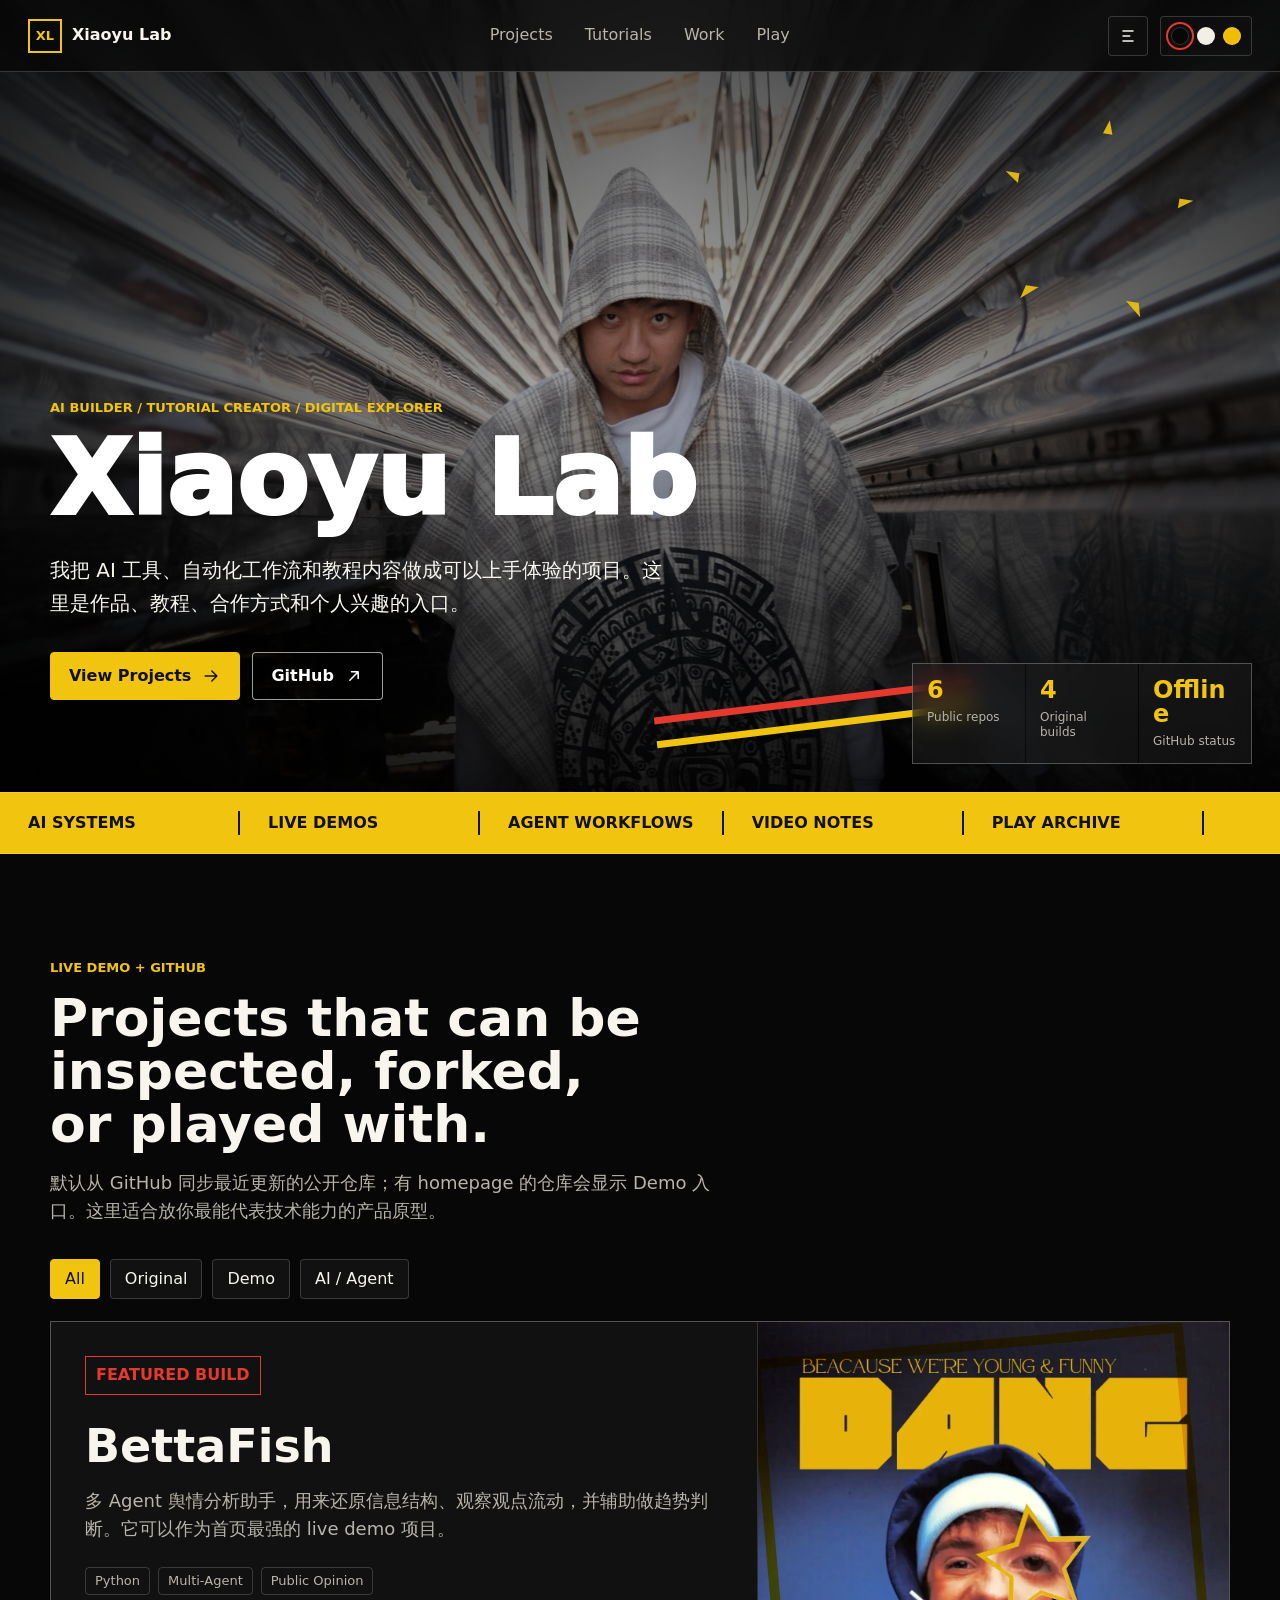
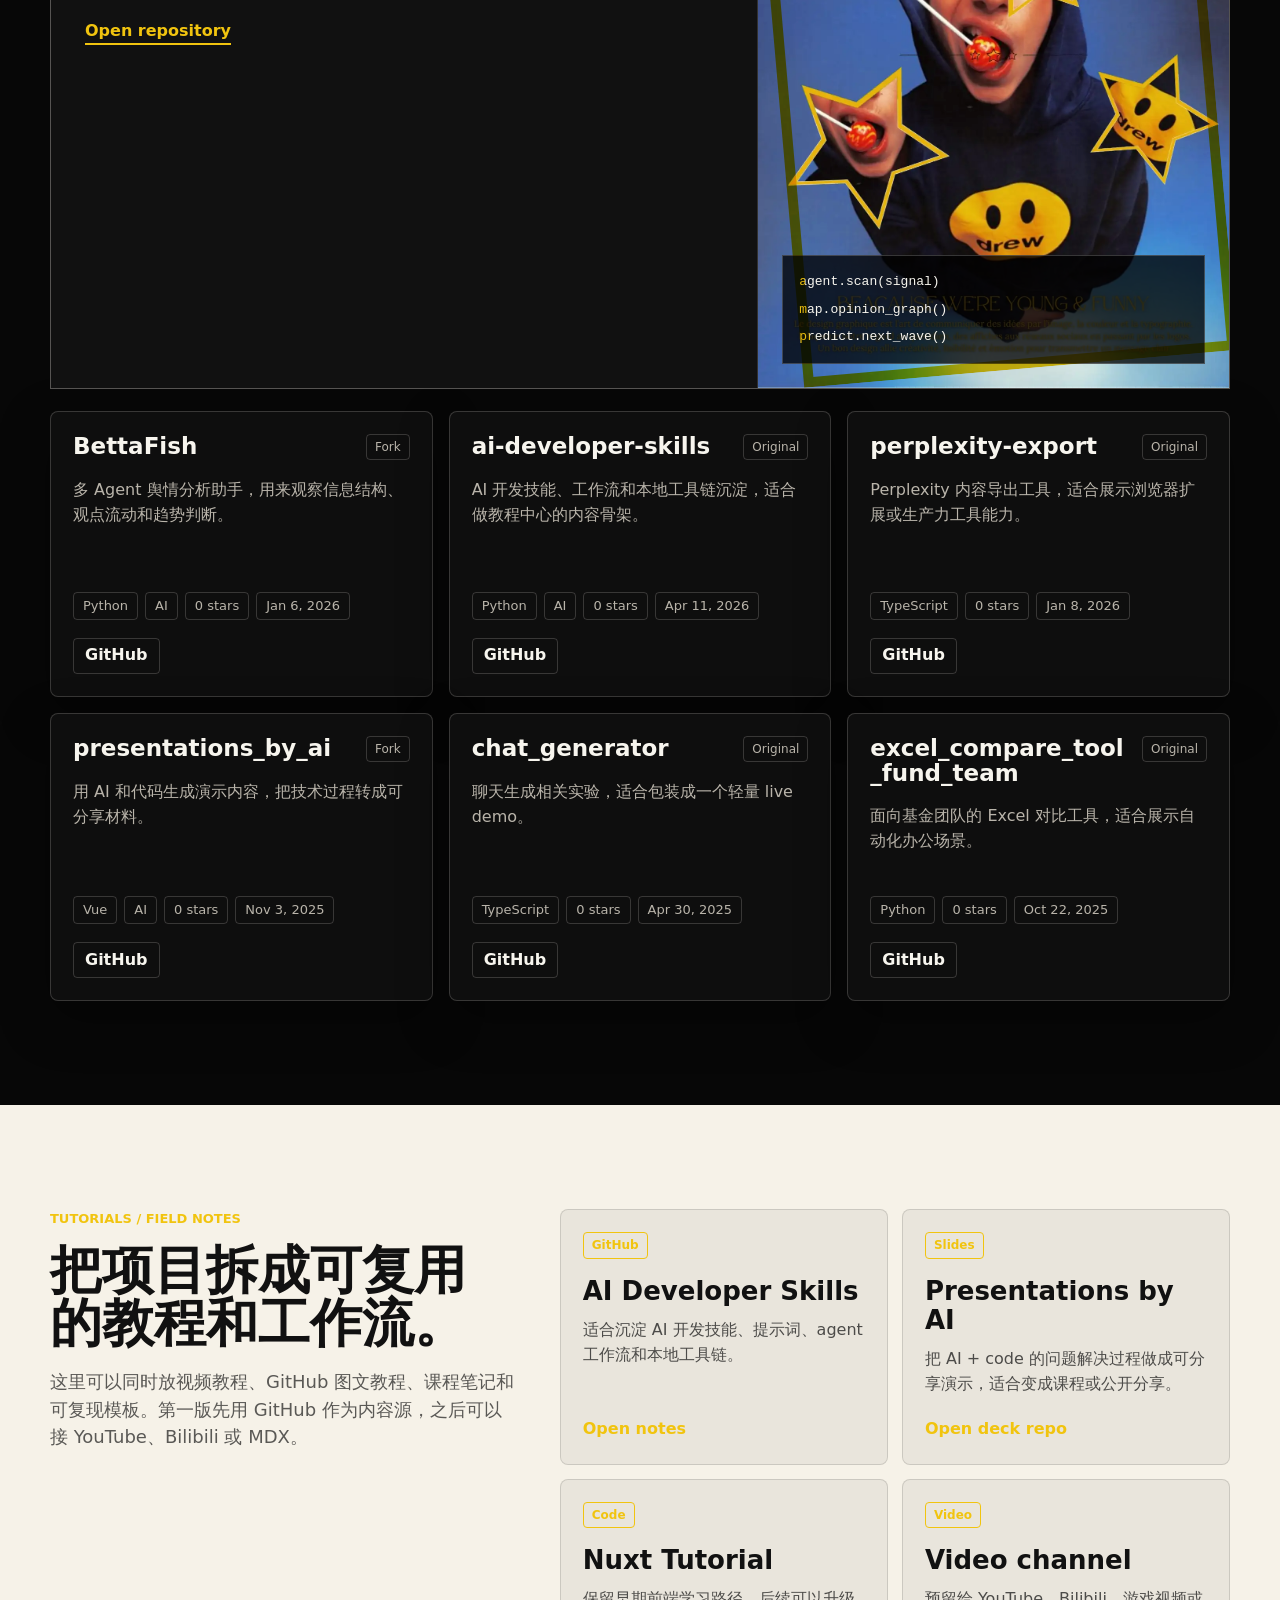
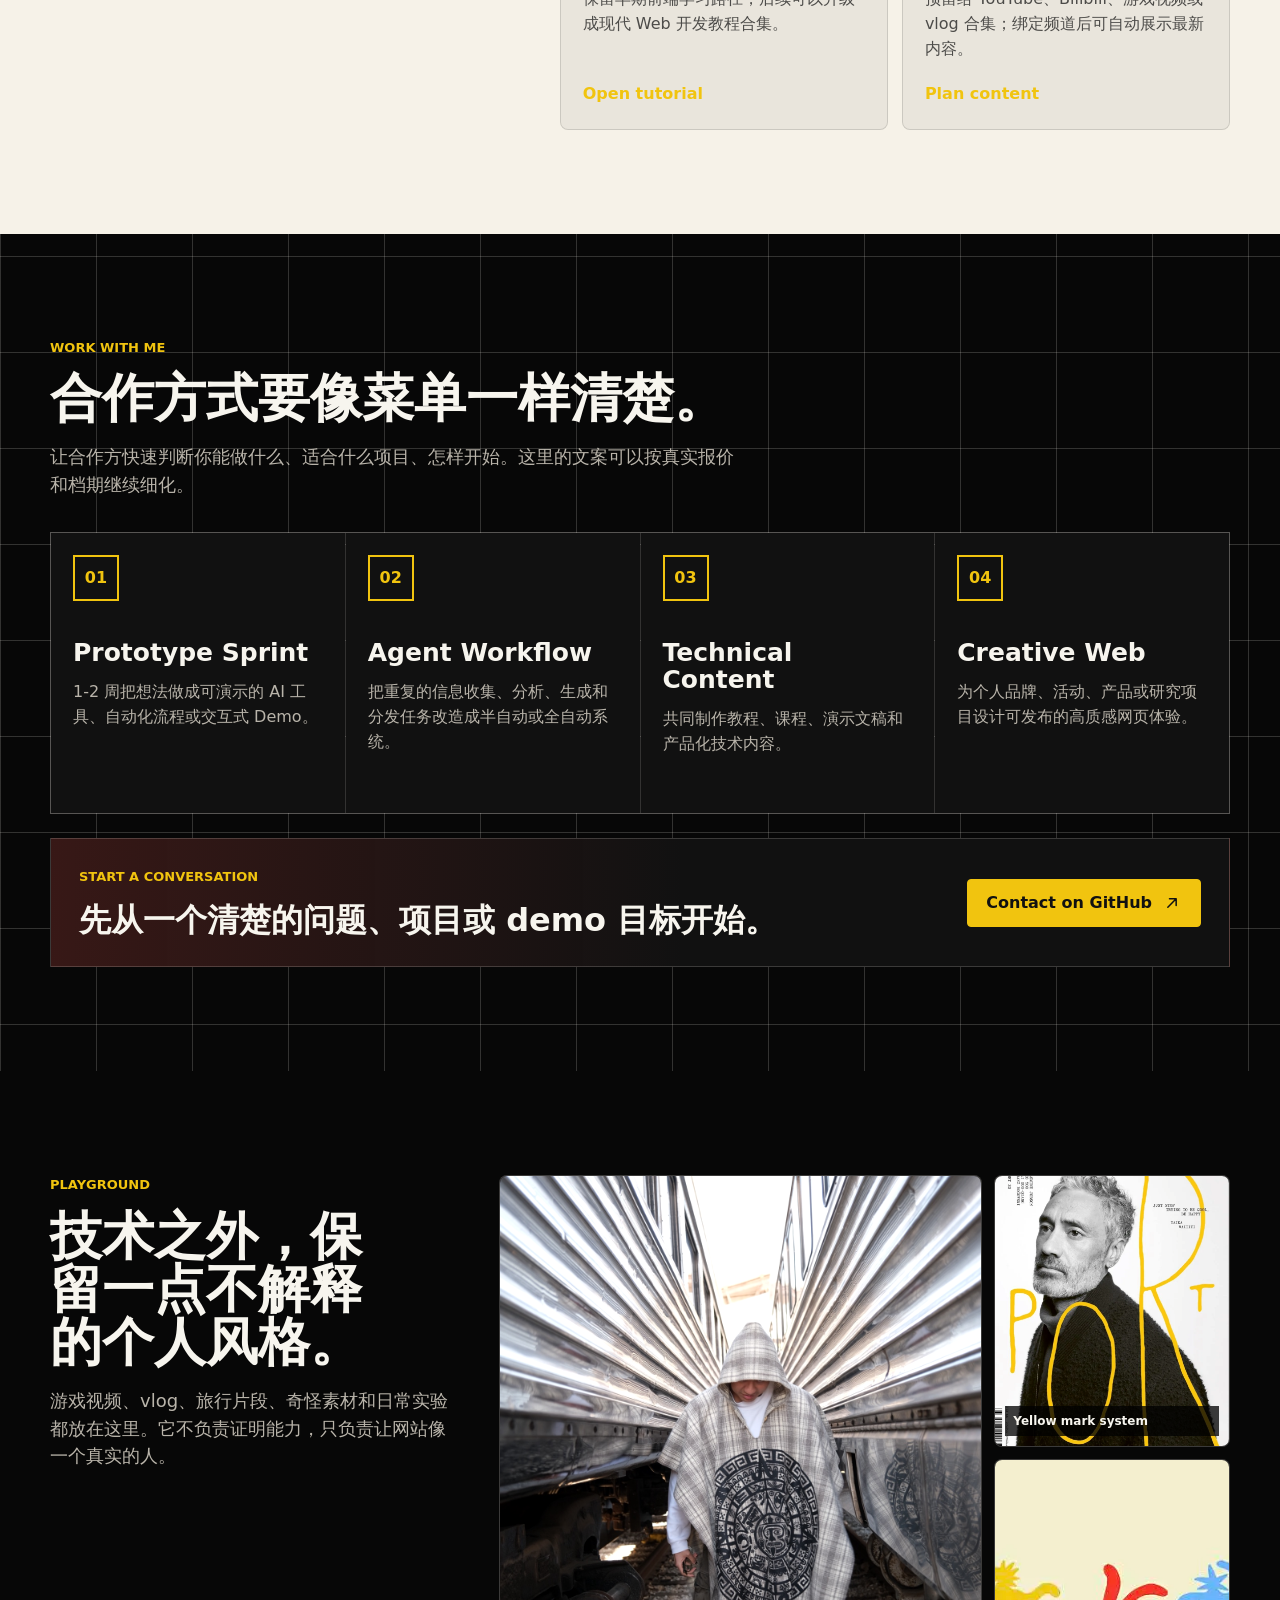
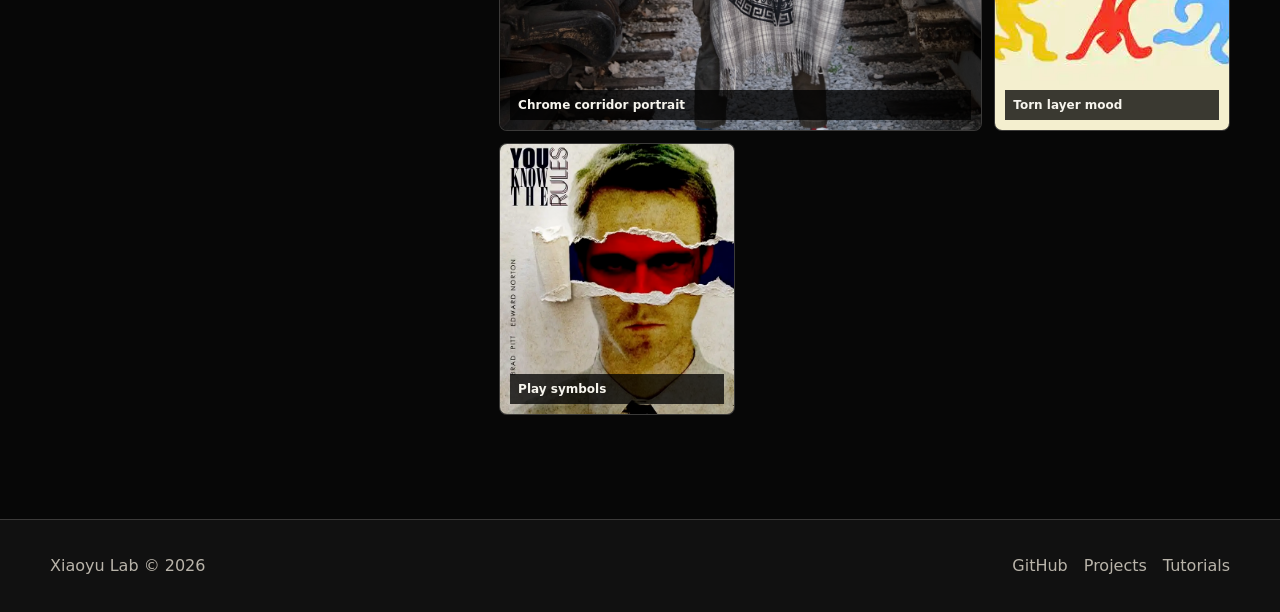
<file: index.html>
<!doctype html>
<html lang="zh-CN">
  <head>
    <meta charset="utf-8" />
    <meta name="viewport" content="width=device-width, initial-scale=1" />
    <meta
      name="description"
      content="Xiaoyu Lab - AI projects, tutorials, collaboration and creative experiments by Xiaoyu Liu."
    />
    <title>Xiaoyu Lab | AI Builder & Creative Technologist</title>
    <link rel="preconnect" href="https://api.github.com" />
    <link rel="stylesheet" href="styles.css" />
  </head>
  <body data-theme="lab">
    <a class="skip-link" href="#projects">Skip to projects</a>

    <header class="site-header" aria-label="Primary">
      <a class="brand" href="#top" aria-label="Xiaoyu Lab home">
        <span class="brand-mark" aria-hidden="true">XL</span>
        <span>Xiaoyu Lab</span>
      </a>
      <nav class="nav-links" aria-label="Sections">
        <a href="#projects">Projects</a>
        <a href="#tutorials">Tutorials</a>
        <a href="#collab">Work</a>
        <a href="#playground">Play</a>
      </nav>
      <div class="header-actions">
        <button class="icon-button" type="button" data-command-open aria-label="Open command menu">
          <svg viewBox="0 0 24 24" aria-hidden="true">
            <path d="M6 6h12M6 12h8M6 18h12" />
          </svg>
        </button>
        <div class="theme-switcher" aria-label="Theme switcher">
          <button class="theme-dot is-active" type="button" data-theme-choice="lab" aria-label="Lab theme"></button>
          <button class="theme-dot" type="button" data-theme-choice="gallery" aria-label="Gallery theme"></button>
          <button class="theme-dot" type="button" data-theme-choice="play" aria-label="Play theme"></button>
        </div>
      </div>
    </header>

    <main id="top">
      <section class="hero" aria-labelledby="hero-title">
        <img class="hero-image" src="media/hero-train.jpg" alt="Xiaoyu Liu standing between reflective train cars" />
        <div class="hero-scrim" aria-hidden="true"></div>
        <div class="hero-graphic hero-graphic-one" aria-hidden="true"></div>
        <div class="hero-graphic hero-graphic-two" aria-hidden="true"></div>

        <div class="hero-content section-shell">
          <p class="eyebrow">AI Builder / Tutorial Creator / Digital Explorer</p>
          <h1 id="hero-title">Xiaoyu Lab</h1>
          <p class="hero-copy">
            我把 AI 工具、自动化工作流和教程内容做成可以上手体验的项目。这里是作品、教程、合作方式和个人兴趣的入口。
          </p>
          <div class="hero-actions" aria-label="Hero actions">
            <a class="button button-primary" href="#projects">
              <span>View Projects</span>
              <svg viewBox="0 0 24 24" aria-hidden="true">
                <path d="M5 12h14M13 6l6 6-6 6" />
              </svg>
            </a>
            <a class="button button-secondary" href="https://github.com/liuxiaoyusky" target="_blank" rel="noreferrer">
              <span>GitHub</span>
              <svg viewBox="0 0 24 24" aria-hidden="true">
                <path d="M7 17 17 7M9 7h8v8" />
              </svg>
            </a>
          </div>
        </div>

        <aside class="hero-panel" aria-label="Live profile status">
          <div>
            <span class="metric" id="repo-count">27</span>
            <span class="metric-label">Public repos</span>
          </div>
          <div>
            <span class="metric" id="original-count">-</span>
            <span class="metric-label">Original builds</span>
          </div>
          <div>
            <span class="metric" id="latest-update">Syncing</span>
            <span class="metric-label">GitHub status</span>
          </div>
        </aside>
      </section>

      <section class="signal-strip" aria-label="Creative signals">
        <span>AI systems</span>
        <span>Live demos</span>
        <span>Agent workflows</span>
        <span>Video notes</span>
        <span>Play archive</span>
      </section>

      <section class="section section-projects" id="projects" aria-labelledby="projects-title">
        <div class="section-shell">
          <div class="section-heading reveal">
            <p class="eyebrow">Live Demo + GitHub</p>
            <h2 id="projects-title">Projects that can be inspected, forked, or played with.</h2>
            <p>
              默认从 GitHub 同步最近更新的公开仓库；有 homepage 的仓库会显示 Demo 入口。这里适合放你最能代表技术能力的产品原型。
            </p>
          </div>

          <div class="project-toolbar reveal" aria-label="Project filters">
            <button class="filter-button is-active" type="button" data-filter="all">All</button>
            <button class="filter-button" type="button" data-filter="original">Original</button>
            <button class="filter-button" type="button" data-filter="demo">Demo</button>
            <button class="filter-button" type="button" data-filter="ai">AI / Agent</button>
          </div>

          <div class="featured-project reveal">
            <div class="featured-copy">
              <p class="project-kicker">Featured build</p>
              <h3>BettaFish</h3>
              <p>
                多 Agent 舆情分析助手，用来还原信息结构、观察观点流动，并辅助做趋势判断。它可以作为首页最强的 live demo 项目。
              </p>
              <div class="tag-row" aria-label="BettaFish tags">
                <span>Python</span>
                <span>Multi-Agent</span>
                <span>Public Opinion</span>
              </div>
              <a class="text-link" href="https://github.com/liuxiaoyusky/BettaFish" target="_blank" rel="noreferrer">
                Open repository
              </a>
            </div>
            <div class="featured-visual" aria-hidden="true">
              <img src="media/art-04.webp" alt="" />
              <div class="code-slab">
                <span>agent.scan(signal)</span>
                <span>map.opinion_graph()</span>
                <span>predict.next_wave()</span>
              </div>
            </div>
          </div>

          <div class="repo-grid" id="repo-grid" aria-live="polite">
            <article class="repo-card skeleton">
              <span></span>
              <span></span>
              <span></span>
            </article>
            <article class="repo-card skeleton">
              <span></span>
              <span></span>
              <span></span>
            </article>
            <article class="repo-card skeleton">
              <span></span>
              <span></span>
              <span></span>
            </article>
          </div>
        </div>
      </section>

      <section class="section section-tutorials" id="tutorials" aria-labelledby="tutorials-title">
        <div class="section-shell tutorial-layout">
          <div class="section-heading reveal">
            <p class="eyebrow">Tutorials / Field Notes</p>
            <h2 id="tutorials-title">把项目拆成可复用的教程和工作流。</h2>
            <p>
              这里可以同时放视频教程、GitHub 图文教程、课程笔记和可复现模板。第一版先用 GitHub 作为内容源，之后可以接 YouTube、Bilibili 或 MDX。
            </p>
          </div>

          <div class="tutorial-board reveal">
            <article class="tutorial-card">
              <span class="type-pill">GitHub</span>
              <h3>AI Developer Skills</h3>
              <p>适合沉淀 AI 开发技能、提示词、agent 工作流和本地工具链。</p>
              <a href="https://github.com/liuxiaoyusky/ai-developer-skills" target="_blank" rel="noreferrer">Open notes</a>
            </article>
            <article class="tutorial-card">
              <span class="type-pill">Slides</span>
              <h3>Presentations by AI</h3>
              <p>把 AI + code 的问题解决过程做成可分享演示，适合变成课程或公开分享。</p>
              <a href="https://github.com/liuxiaoyusky/presentations_by_ai" target="_blank" rel="noreferrer">Open deck repo</a>
            </article>
            <article class="tutorial-card">
              <span class="type-pill">Code</span>
              <h3>Nuxt Tutorial</h3>
              <p>保留早期前端学习路径，后续可以升级成现代 Web 开发教程合集。</p>
              <a href="https://github.com/liuxiaoyusky/nuxt_tutorial" target="_blank" rel="noreferrer">Open tutorial</a>
            </article>
            <article class="tutorial-card video-slot">
              <span class="type-pill">Video</span>
              <h3>Video channel</h3>
              <p>预留给 YouTube、Bilibili、游戏视频或 vlog 合集；绑定频道后可自动展示最新内容。</p>
              <a href="#collab">Plan content</a>
            </article>
          </div>
        </div>
      </section>

      <section class="section section-collab" id="collab" aria-labelledby="collab-title">
        <div class="section-shell">
          <div class="section-heading reveal">
            <p class="eyebrow">Work With Me</p>
            <h2 id="collab-title">合作方式要像菜单一样清楚。</h2>
            <p>
              让合作方快速判断你能做什么、适合什么项目、怎样开始。这里的文案可以按真实报价和档期继续细化。
            </p>
          </div>

          <div class="service-grid reveal">
            <article class="service-card">
              <span class="service-index">01</span>
              <h3>Prototype Sprint</h3>
              <p>1-2 周把想法做成可演示的 AI 工具、自动化流程或交互式 Demo。</p>
            </article>
            <article class="service-card">
              <span class="service-index">02</span>
              <h3>Agent Workflow</h3>
              <p>把重复的信息收集、分析、生成和分发任务改造成半自动或全自动系统。</p>
            </article>
            <article class="service-card">
              <span class="service-index">03</span>
              <h3>Technical Content</h3>
              <p>共同制作教程、课程、演示文稿和产品化技术内容。</p>
            </article>
            <article class="service-card">
              <span class="service-index">04</span>
              <h3>Creative Web</h3>
              <p>为个人品牌、活动、产品或研究项目设计可发布的高质感网页体验。</p>
            </article>
          </div>

          <div class="contact-band reveal">
            <div>
              <p class="eyebrow">Start a conversation</p>
              <h3>先从一个清楚的问题、项目或 demo 目标开始。</h3>
            </div>
            <a class="button button-primary" href="https://github.com/liuxiaoyusky" target="_blank" rel="noreferrer">
              <span>Contact on GitHub</span>
              <svg viewBox="0 0 24 24" aria-hidden="true">
                <path d="M7 17 17 7M9 7h8v8" />
              </svg>
            </a>
          </div>
        </div>
      </section>

      <section class="section section-playground" id="playground" aria-labelledby="playground-title">
        <div class="section-shell playground-layout">
          <div class="section-heading reveal">
            <p class="eyebrow">Playground</p>
            <h2 id="playground-title">技术之外，保留一点不解释的个人风格。</h2>
            <p>
              游戏视频、vlog、旅行片段、奇怪素材和日常实验都放在这里。它不负责证明能力，只负责让网站像一个真实的人。
            </p>
          </div>

          <div class="zine-wall reveal" aria-label="Creative collage">
            <figure class="zine-tile tile-large">
              <img src="media/portrait-train.jpg" alt="Portrait between train cars" />
              <figcaption>Chrome corridor portrait</figcaption>
            </figure>
            <figure class="zine-tile">
              <img src="media/art-01.webp" alt="Magazine style cover with yellow handwritten letters" />
              <figcaption>Yellow mark system</figcaption>
            </figure>
            <figure class="zine-tile">
              <img src="media/art-05.webp" alt="Poster face with torn paper and red accent" />
              <figcaption>Torn layer mood</figcaption>
            </figure>
            <figure class="zine-tile">
              <img src="media/art-02.webp" alt="Colorful abstract figures" />
              <figcaption>Play symbols</figcaption>
            </figure>
          </div>
        </div>
      </section>
    </main>

    <footer class="site-footer">
      <div class="section-shell footer-inner">
        <p>Xiaoyu Lab © <span id="year"></span></p>
        <div class="footer-links">
          <a href="https://github.com/liuxiaoyusky" target="_blank" rel="noreferrer">GitHub</a>
          <a href="#projects">Projects</a>
          <a href="#tutorials">Tutorials</a>
        </div>
      </div>
    </footer>

    <div class="command-modal" data-command-modal hidden>
      <div class="command-backdrop" data-command-close></div>
      <div class="command-box" role="dialog" aria-modal="true" aria-labelledby="command-title">
        <div class="command-header">
          <h2 id="command-title">Command</h2>
          <button class="icon-button" type="button" data-command-close aria-label="Close command menu">
            <svg viewBox="0 0 24 24" aria-hidden="true">
              <path d="M6 6l12 12M18 6 6 18" />
            </svg>
          </button>
        </div>
        <input class="command-input" type="search" placeholder="Search" data-command-input />
        <div class="command-list" data-command-list></div>
      </div>
    </div>

    <script src="script.js" defer></script>
  </body>
</html>
</file>
<file: styles.css>
:root {
  color-scheme: dark;
  --bg: #070707;
  --surface: #111111;
  --surface-strong: #f6f2e8;
  --text: #f7f5ee;
  --muted: #b9b4aa;
  --ink: #111111;
  --line: rgba(247, 245, 238, 0.18);
  --accent: #f1c40f;
  --accent-two: #e6392e;
  --accent-three: #6ed4ff;
  --shadow: rgba(0, 0, 0, 0.35);
  --max-width: 1180px;
  --header-height: 72px;
  --radius: 8px;
  font-family:
    Inter, ui-sans-serif, system-ui, -apple-system, BlinkMacSystemFont, "Segoe UI",
    "PingFang SC", "Hiragino Sans GB", "Microsoft YaHei", sans-serif;
}

body[data-theme="gallery"] {
  color-scheme: light;
  --bg: #f3efe6;
  --surface: #fffaf0;
  --surface-strong: #101010;
  --text: #121212;
  --muted: #5f5a52;
  --ink: #f6f2e8;
  --line: rgba(18, 18, 18, 0.16);
  --accent: #d0a600;
  --accent-two: #db3428;
  --accent-three: #176b87;
  --shadow: rgba(30, 25, 16, 0.18);
}

body[data-theme="play"] {
  color-scheme: light;
  --bg: #fff7cc;
  --surface: #ffffff;
  --surface-strong: #151515;
  --text: #151515;
  --muted: #5d5540;
  --ink: #fffdf2;
  --line: rgba(21, 21, 21, 0.18);
  --accent: #f2bd00;
  --accent-two: #ee2e24;
  --accent-three: #4ba3ff;
  --shadow: rgba(52, 42, 3, 0.2);
}

* {
  box-sizing: border-box;
}

html {
  scroll-behavior: smooth;
}

body {
  min-width: 320px;
  margin: 0;
  overflow-x: hidden;
  background:
    linear-gradient(var(--line) 1px, transparent 1px),
    linear-gradient(90deg, var(--line) 1px, transparent 1px),
    var(--bg);
  background-size: 96px 96px;
  color: var(--text);
  font-size: 16px;
  line-height: 1.55;
  letter-spacing: 0;
  transition:
    background-color 180ms ease,
    color 180ms ease;
}

body::selection {
  background: var(--accent);
  color: #111111;
}

a {
  color: inherit;
  text-decoration: none;
}

img {
  display: block;
  max-width: 100%;
}

button,
input {
  font: inherit;
}

button {
  color: inherit;
}

svg {
  width: 20px;
  height: 20px;
  fill: none;
  stroke: currentColor;
  stroke-linecap: round;
  stroke-linejoin: round;
  stroke-width: 1.8;
}

.skip-link {
  position: fixed;
  top: 10px;
  left: 10px;
  z-index: 1000;
  transform: translateY(-160%);
  background: var(--accent);
  color: #111111;
  padding: 10px 14px;
  border-radius: 4px;
}

.skip-link:focus {
  transform: translateY(0);
}

.section-shell {
  width: min(calc(100% - 40px), var(--max-width));
  margin: 0 auto;
}

.site-header {
  position: fixed;
  top: 0;
  left: 0;
  right: 0;
  z-index: 50;
  min-height: var(--header-height);
  display: grid;
  grid-template-columns: auto 1fr auto;
  align-items: center;
  gap: 24px;
  padding: 14px 28px;
  border-bottom: 1px solid rgba(255, 255, 255, 0.18);
  background: rgba(7, 7, 7, 0.76);
  backdrop-filter: blur(18px);
}

body[data-theme="gallery"] .site-header,
body[data-theme="play"] .site-header {
  border-bottom-color: rgba(18, 18, 18, 0.16);
  background: rgba(255, 250, 240, 0.78);
}

.brand {
  display: inline-flex;
  align-items: center;
  gap: 10px;
  min-width: 0;
  font-weight: 780;
}

.brand-mark {
  display: grid;
  width: 34px;
  height: 34px;
  place-items: center;
  border: 2px solid var(--accent);
  color: var(--accent);
  font-size: 13px;
  line-height: 1;
}

.nav-links {
  display: flex;
  justify-content: center;
  gap: 6px;
}

.nav-links a {
  min-height: 36px;
  display: inline-flex;
  align-items: center;
  padding: 0 12px;
  border: 1px solid transparent;
  color: var(--muted);
}

.nav-links a:hover,
.nav-links a:focus-visible {
  border-color: var(--line);
  color: var(--text);
}

.header-actions {
  display: flex;
  align-items: center;
  justify-content: flex-end;
  gap: 12px;
}

.icon-button {
  width: 40px;
  height: 40px;
  display: inline-grid;
  place-items: center;
  border: 1px solid var(--line);
  border-radius: 4px;
  background: color-mix(in srgb, var(--surface) 70%, transparent);
  cursor: pointer;
}

.icon-button:hover,
.icon-button:focus-visible {
  border-color: var(--accent);
  color: var(--accent);
}

.theme-switcher {
  display: flex;
  align-items: center;
  gap: 8px;
  min-height: 40px;
  padding: 0 10px;
  border: 1px solid var(--line);
  border-radius: 4px;
  background: color-mix(in srgb, var(--surface) 70%, transparent);
}

.theme-dot {
  width: 18px;
  height: 18px;
  border: 1px solid var(--line);
  border-radius: 50%;
  cursor: pointer;
}

.theme-dot[data-theme-choice="lab"] {
  background: #070707;
}

.theme-dot[data-theme-choice="gallery"] {
  background: #f3efe6;
}

.theme-dot[data-theme-choice="play"] {
  background: #f2bd00;
}

.theme-dot.is-active {
  outline: 2px solid var(--accent-two);
  outline-offset: 3px;
}

.hero {
  position: relative;
  min-height: 88vh;
  display: grid;
  align-items: end;
  overflow: hidden;
  padding-top: var(--header-height);
  isolation: isolate;
}

.hero-image {
  position: absolute;
  inset: 0;
  z-index: -4;
  width: 100%;
  height: 100%;
  object-fit: cover;
  object-position: center 38%;
  transform: scale(1.03);
}

.hero-scrim {
  position: absolute;
  inset: 0;
  z-index: -3;
  background:
    linear-gradient(90deg, rgba(0, 0, 0, 0.76), rgba(0, 0, 0, 0.24) 52%, rgba(0, 0, 0, 0.64)),
    linear-gradient(0deg, rgba(0, 0, 0, 0.86), rgba(0, 0, 0, 0.06) 52%, rgba(0, 0, 0, 0.62));
}

body[data-theme="gallery"] .hero-scrim {
  background:
    linear-gradient(90deg, rgba(246, 242, 232, 0.92), rgba(246, 242, 232, 0.12) 52%, rgba(0, 0, 0, 0.34)),
    linear-gradient(0deg, rgba(246, 242, 232, 0.76), rgba(246, 242, 232, 0.02) 58%, rgba(0, 0, 0, 0.36));
}

body[data-theme="play"] .hero-scrim {
  background:
    linear-gradient(90deg, rgba(255, 247, 204, 0.84), rgba(255, 247, 204, 0.06) 55%, rgba(0, 0, 0, 0.42)),
    linear-gradient(0deg, rgba(255, 247, 204, 0.74), rgba(255, 247, 204, 0.02) 58%, rgba(0, 0, 0, 0.42));
}

.hero-graphic {
  position: absolute;
  z-index: -2;
  pointer-events: none;
}

.hero-graphic-one {
  right: 7%;
  top: 15%;
  width: 190px;
  height: 190px;
  border: 14px solid var(--accent);
  transform: rotate(9deg);
  clip-path: polygon(50% 0, 62% 35%, 100% 35%, 70% 56%, 82% 100%, 50% 73%, 18% 100%, 30% 56%, 0 35%, 38% 35%);
  opacity: 0.9;
}

.hero-graphic-two {
  left: 51%;
  bottom: 11%;
  width: 320px;
  height: 7px;
  background: var(--accent-two);
  transform: rotate(-7deg);
  box-shadow: 0 24px 0 var(--accent);
}

.hero-content {
  position: relative;
  z-index: 2;
  padding: 128px 0 92px;
}

.eyebrow {
  margin: 0 0 14px;
  color: var(--accent);
  font-size: 13px;
  font-weight: 780;
  text-transform: uppercase;
}

.hero h1 {
  max-width: 760px;
  margin: 0;
  color: #ffffff;
  font-size: 104px;
  line-height: 0.92;
  font-weight: 920;
}

body[data-theme="gallery"] .hero h1,
body[data-theme="play"] .hero h1 {
  color: #111111;
}

.hero-copy {
  width: min(100%, 620px);
  margin: 26px 0 0;
  color: #f7f5ee;
  font-size: 20px;
  line-height: 1.65;
  text-wrap: pretty;
}

body[data-theme="gallery"] .hero-copy,
body[data-theme="play"] .hero-copy {
  color: #171717;
}

.hero-actions {
  display: flex;
  flex-wrap: wrap;
  gap: 12px;
  margin-top: 32px;
}

.button {
  min-height: 48px;
  display: inline-flex;
  align-items: center;
  justify-content: center;
  gap: 10px;
  padding: 0 18px;
  border: 1px solid currentColor;
  border-radius: 4px;
  font-weight: 760;
  line-height: 1;
  transition:
    transform 160ms ease,
    background 160ms ease,
    color 160ms ease;
}

.button:hover,
.button:focus-visible {
  transform: translateY(-2px);
}

.button-primary {
  background: var(--accent);
  color: #111111;
  border-color: var(--accent);
}

.button-secondary {
  background: rgba(0, 0, 0, 0.22);
  color: #ffffff;
  border-color: rgba(255, 255, 255, 0.62);
}

body[data-theme="gallery"] .button-secondary,
body[data-theme="play"] .button-secondary {
  background: rgba(255, 255, 255, 0.52);
  color: #111111;
  border-color: rgba(17, 17, 17, 0.48);
}

.hero-panel {
  position: absolute;
  right: 28px;
  bottom: 28px;
  z-index: 3;
  width: 340px;
  display: grid;
  grid-template-columns: repeat(3, 1fr);
  gap: 1px;
  border: 1px solid rgba(255, 255, 255, 0.3);
  background: rgba(0, 0, 0, 0.42);
  backdrop-filter: blur(12px);
}

body[data-theme="gallery"] .hero-panel,
body[data-theme="play"] .hero-panel {
  border-color: rgba(17, 17, 17, 0.18);
  background: rgba(255, 250, 240, 0.72);
}

.hero-panel > div {
  min-width: 0;
  padding: 14px;
  background: rgba(255, 255, 255, 0.06);
}

body[data-theme="gallery"] .hero-panel > div,
body[data-theme="play"] .hero-panel > div {
  background: rgba(255, 255, 255, 0.35);
}

.metric {
  display: block;
  color: var(--accent);
  font-size: 24px;
  font-weight: 850;
  line-height: 1;
  overflow-wrap: anywhere;
}

.metric-label {
  display: block;
  margin-top: 8px;
  color: var(--muted);
  font-size: 12px;
  line-height: 1.25;
}

.signal-strip {
  min-height: 62px;
  display: flex;
  align-items: center;
  gap: 0;
  overflow: hidden;
  border-block: 1px solid var(--line);
  background: var(--accent);
  color: #111111;
  font-weight: 850;
  text-transform: uppercase;
}

.signal-strip span {
  min-width: 240px;
  padding: 0 28px;
  white-space: nowrap;
  border-right: 2px solid #111111;
}

.section {
  padding: 104px 0;
}

.section-heading {
  max-width: 780px;
  margin-bottom: 34px;
}

.section-heading h2 {
  margin: 0;
  font-size: 52px;
  line-height: 1.02;
  font-weight: 900;
  text-wrap: balance;
}

.section-heading p:not(.eyebrow) {
  max-width: 690px;
  margin: 18px 0 0;
  color: var(--muted);
  font-size: 18px;
}

.section-projects {
  background: var(--bg);
}

.project-toolbar {
  display: flex;
  flex-wrap: wrap;
  gap: 10px;
  margin-bottom: 22px;
}

.filter-button {
  min-height: 40px;
  border: 1px solid var(--line);
  border-radius: 4px;
  background: var(--surface);
  color: var(--text);
  padding: 0 14px;
  cursor: pointer;
}

.filter-button:hover,
.filter-button:focus-visible,
.filter-button.is-active {
  border-color: var(--accent);
  background: var(--accent);
  color: #111111;
}

.featured-project {
  display: grid;
  grid-template-columns: minmax(0, 1.2fr) minmax(320px, 0.8fr);
  gap: 1px;
  min-height: 380px;
  margin-bottom: 22px;
  border: 1px solid var(--line);
  background: var(--line);
}

.featured-copy,
.featured-visual {
  min-width: 0;
  background: var(--surface);
}

.featured-copy {
  padding: 34px;
}

.project-kicker {
  width: fit-content;
  margin: 0 0 28px;
  padding: 6px 10px;
  border: 1px solid var(--accent-two);
  color: var(--accent-two);
  font-weight: 800;
  text-transform: uppercase;
}

.featured-copy h3 {
  margin: 0;
  font-size: 46px;
  line-height: 1;
}

.featured-copy p:not(.project-kicker) {
  max-width: 640px;
  margin: 18px 0 0;
  color: var(--muted);
  font-size: 18px;
}

.tag-row {
  display: flex;
  flex-wrap: wrap;
  gap: 8px;
  margin: 24px 0;
}

.tag-row span,
.repo-meta span {
  min-height: 28px;
  display: inline-flex;
  align-items: center;
  border: 1px solid var(--line);
  border-radius: 4px;
  padding: 0 9px;
  color: var(--muted);
  font-size: 13px;
  white-space: nowrap;
}

.text-link {
  display: inline-flex;
  width: fit-content;
  color: var(--accent);
  font-weight: 820;
  border-bottom: 2px solid currentColor;
}

.featured-visual {
  position: relative;
  min-height: 320px;
  overflow: hidden;
}

.featured-visual img {
  width: 100%;
  height: 100%;
  min-height: 380px;
  object-fit: cover;
  filter: saturate(0.92) contrast(1.06);
}

.featured-visual::after {
  content: "";
  position: absolute;
  inset: 18px;
  border: 10px solid var(--accent);
  mix-blend-mode: multiply;
  transform: rotate(-5deg);
  pointer-events: none;
}

.code-slab {
  position: absolute;
  left: 24px;
  right: 24px;
  bottom: 24px;
  display: grid;
  gap: 7px;
  padding: 16px;
  border: 1px solid rgba(255, 255, 255, 0.2);
  background: rgba(0, 0, 0, 0.76);
  color: #f7f5ee;
  font-family: "SFMono-Regular", Consolas, "Liberation Mono", monospace;
  font-size: 13px;
}

.repo-grid {
  display: grid;
  grid-template-columns: repeat(3, minmax(0, 1fr));
  gap: 16px;
}

.repo-card {
  min-width: 0;
  min-height: 286px;
  display: flex;
  flex-direction: column;
  gap: 18px;
  padding: 22px;
  border: 1px solid var(--line);
  border-radius: var(--radius);
  background: color-mix(in srgb, var(--surface) 88%, transparent);
  box-shadow: 0 18px 50px var(--shadow);
}

.repo-card:hover {
  border-color: var(--accent);
  transform: translateY(-2px);
}

.repo-top {
  display: flex;
  align-items: flex-start;
  justify-content: space-between;
  gap: 12px;
}

.repo-card h3 {
  margin: 0;
  font-size: 23px;
  line-height: 1.1;
  overflow-wrap: anywhere;
}

.repo-badge {
  flex: 0 0 auto;
  border: 1px solid var(--line);
  border-radius: 4px;
  padding: 3px 8px;
  color: var(--muted);
  font-size: 12px;
}

.repo-card p {
  margin: 0;
  color: var(--muted);
  min-height: 74px;
}

.repo-meta {
  display: flex;
  flex-wrap: wrap;
  gap: 7px;
  margin-top: auto;
}

.repo-actions {
  display: flex;
  flex-wrap: wrap;
  gap: 10px;
}

.repo-actions a {
  min-height: 36px;
  display: inline-flex;
  align-items: center;
  justify-content: center;
  border: 1px solid var(--line);
  border-radius: 4px;
  padding: 0 11px;
  font-weight: 760;
}

.repo-actions a:hover,
.repo-actions a:focus-visible {
  border-color: var(--accent);
  background: var(--accent);
  color: #111111;
}

.skeleton span {
  display: block;
  height: 18px;
  border-radius: 4px;
  background: linear-gradient(90deg, var(--line), color-mix(in srgb, var(--accent) 26%, transparent), var(--line));
  background-size: 220% 100%;
  animation: shimmer 1.4s infinite;
}

.skeleton span:nth-child(1) {
  width: 55%;
}

.skeleton span:nth-child(2) {
  width: 92%;
  height: 88px;
}

.skeleton span:nth-child(3) {
  width: 70%;
}

@keyframes shimmer {
  0% {
    background-position: 120% 0;
  }
  100% {
    background-position: -120% 0;
  }
}

.section-tutorials {
  background: var(--surface-strong);
  color: var(--ink);
}

body[data-theme="gallery"] .section-tutorials,
body[data-theme="play"] .section-tutorials {
  color: #f7f5ee;
}

.section-tutorials .section-heading p:not(.eyebrow) {
  color: currentColor;
  opacity: 0.68;
}

.tutorial-layout {
  display: grid;
  grid-template-columns: minmax(0, 0.82fr) minmax(420px, 1.18fr);
  gap: 44px;
  align-items: start;
}

.tutorial-board {
  display: grid;
  grid-template-columns: repeat(2, minmax(0, 1fr));
  gap: 14px;
}

.tutorial-card {
  min-height: 246px;
  display: flex;
  flex-direction: column;
  padding: 22px;
  border: 1px solid rgba(255, 255, 255, 0.16);
  border-radius: var(--radius);
  background: rgba(255, 255, 255, 0.07);
}

body[data-theme="lab"] .tutorial-card {
  border-color: rgba(0, 0, 0, 0.13);
  background: rgba(0, 0, 0, 0.05);
}

.type-pill {
  width: fit-content;
  border: 1px solid currentColor;
  border-radius: 4px;
  padding: 3px 8px;
  color: var(--accent);
  font-size: 12px;
  font-weight: 820;
}

.tutorial-card h3 {
  margin: 18px 0 0;
  font-size: 26px;
  line-height: 1.12;
}

.tutorial-card p {
  margin: 12px 0 20px;
  color: currentColor;
  opacity: 0.72;
}

.tutorial-card a {
  margin-top: auto;
  color: var(--accent);
  font-weight: 820;
}

.video-slot {
  background:
    linear-gradient(135deg, rgba(238, 46, 36, 0.2), transparent 48%),
    rgba(255, 255, 255, 0.07);
}

.service-grid {
  display: grid;
  grid-template-columns: repeat(4, minmax(0, 1fr));
  gap: 1px;
  border: 1px solid var(--line);
  background: var(--line);
}

.service-card {
  min-height: 280px;
  padding: 22px;
  background: var(--surface);
}

.service-index {
  display: inline-grid;
  width: 46px;
  height: 46px;
  place-items: center;
  border: 2px solid var(--accent);
  color: var(--accent);
  font-weight: 860;
}

.service-card h3 {
  margin: 38px 0 0;
  font-size: 25px;
  line-height: 1.08;
}

.service-card p {
  margin: 14px 0 0;
  color: var(--muted);
}

.contact-band {
  display: flex;
  align-items: center;
  justify-content: space-between;
  gap: 24px;
  margin-top: 24px;
  padding: 28px;
  border: 1px solid var(--line);
  background:
    linear-gradient(90deg, color-mix(in srgb, var(--accent-two) 18%, transparent), transparent 54%),
    var(--surface);
}

.contact-band h3 {
  max-width: 740px;
  margin: 0;
  font-size: 32px;
  line-height: 1.15;
}

.section-playground {
  background: var(--bg);
}

.playground-layout {
  display: grid;
  grid-template-columns: minmax(0, 0.72fr) minmax(520px, 1.28fr);
  gap: 38px;
  align-items: start;
}

.zine-wall {
  display: grid;
  grid-template-columns: repeat(6, 1fr);
  grid-auto-rows: 130px;
  gap: 12px;
}

.zine-tile {
  position: relative;
  min-width: 0;
  min-height: 0;
  margin: 0;
  overflow: hidden;
  border: 1px solid var(--line);
  border-radius: var(--radius);
  background: var(--surface);
}

.zine-tile img {
  width: 100%;
  height: 100%;
  object-fit: cover;
  filter: saturate(0.94) contrast(1.04);
}

.zine-tile figcaption {
  position: absolute;
  left: 10px;
  right: 10px;
  bottom: 10px;
  padding: 6px 8px;
  background: rgba(0, 0, 0, 0.76);
  color: #f7f5ee;
  font-size: 12px;
  font-weight: 780;
  overflow-wrap: anywhere;
}

.tile-large {
  grid-column: span 4;
  grid-row: span 4;
}

.zine-tile:not(.tile-large) {
  grid-column: span 2;
  grid-row: span 2;
}

.site-footer {
  border-top: 1px solid var(--line);
  background: var(--surface);
}

.footer-inner {
  min-height: 92px;
  display: flex;
  align-items: center;
  justify-content: space-between;
  gap: 20px;
  color: var(--muted);
}

.footer-inner p {
  margin: 0;
}

.footer-links {
  display: flex;
  flex-wrap: wrap;
  gap: 16px;
}

.footer-links a:hover,
.footer-links a:focus-visible {
  color: var(--accent);
}

.command-modal[hidden] {
  display: none;
}

.command-modal {
  position: fixed;
  inset: 0;
  z-index: 100;
  display: grid;
  place-items: start center;
  padding: 96px 20px 20px;
}

.command-backdrop {
  position: absolute;
  inset: 0;
  background: rgba(0, 0, 0, 0.62);
}

.command-box {
  position: relative;
  width: min(100%, 640px);
  border: 1px solid var(--line);
  border-radius: var(--radius);
  background: var(--surface);
  box-shadow: 0 30px 80px rgba(0, 0, 0, 0.42);
}

.command-header {
  display: flex;
  align-items: center;
  justify-content: space-between;
  gap: 16px;
  padding: 16px;
  border-bottom: 1px solid var(--line);
}

.command-header h2 {
  margin: 0;
  font-size: 20px;
}

.command-input {
  width: calc(100% - 32px);
  min-height: 48px;
  margin: 16px;
  border: 1px solid var(--line);
  border-radius: 4px;
  background: var(--bg);
  color: var(--text);
  padding: 0 14px;
  outline: 0;
}

.command-input:focus {
  border-color: var(--accent);
}

.command-list {
  max-height: 420px;
  overflow: auto;
  padding: 0 16px 16px;
}

.command-item {
  width: 100%;
  min-height: 48px;
  display: flex;
  align-items: center;
  justify-content: space-between;
  gap: 14px;
  border: 1px solid transparent;
  border-radius: 4px;
  background: transparent;
  color: var(--text);
  padding: 0 12px;
  cursor: pointer;
  text-align: left;
}

.command-item:hover,
.command-item:focus-visible {
  border-color: var(--accent);
  color: var(--accent);
}

.command-item span {
  color: var(--muted);
  font-size: 13px;
}

.reveal {
  opacity: 0;
  transform: translateY(20px);
  transition:
    opacity 520ms ease,
    transform 520ms ease;
}

.reveal.is-visible {
  opacity: 1;
  transform: translateY(0);
}

:focus-visible {
  outline: 2px solid var(--accent);
  outline-offset: 3px;
}

@media (max-width: 1080px) {
  .repo-grid,
  .service-grid {
    grid-template-columns: repeat(2, minmax(0, 1fr));
  }

  .featured-project,
  .tutorial-layout,
  .playground-layout {
    grid-template-columns: 1fr;
  }

  .zine-wall {
    grid-auto-rows: 120px;
  }
}

@media (max-width: 820px) {
  :root {
    --header-height: 66px;
  }

  .site-header {
    grid-template-columns: 1fr auto;
    padding: 12px 16px;
  }

  .nav-links {
    display: none;
  }

  .section-shell {
    width: min(calc(100% - 28px), var(--max-width));
  }

  .hero {
    min-height: 86svh;
  }

  .hero-image {
    object-position: 57% center;
  }

  .hero-content {
    padding: 86px 0 172px;
  }

  .hero h1 {
    font-size: 64px;
  }

  .hero-copy {
    font-size: 17px;
  }

  .hero-graphic-one {
    right: -24px;
    top: 112px;
    width: 124px;
    height: 124px;
    border-width: 9px;
  }

  .hero-graphic-two {
    left: 22px;
    bottom: 132px;
    width: 210px;
  }

  .hero-panel {
    left: 14px;
    right: 14px;
    bottom: 14px;
    width: auto;
  }

  .metric {
    font-size: 18px;
  }

  .section {
    padding: 72px 0;
  }

  .section-heading h2 {
    font-size: 38px;
  }

  .section-heading p:not(.eyebrow) {
    font-size: 16px;
  }

  .featured-copy {
    padding: 24px;
  }

  .featured-copy h3 {
    font-size: 36px;
  }

  .repo-grid,
  .tutorial-board,
  .service-grid {
    grid-template-columns: 1fr;
  }

  .tutorial-layout,
  .playground-layout {
    gap: 24px;
  }

  .contact-band {
    align-items: flex-start;
    flex-direction: column;
  }

  .contact-band h3 {
    font-size: 26px;
  }

  .zine-wall {
    grid-template-columns: repeat(2, 1fr);
    grid-auto-rows: 150px;
  }

  .tile-large,
  .zine-tile:not(.tile-large) {
    grid-column: span 2;
    grid-row: span 2;
  }

  .footer-inner {
    align-items: flex-start;
    flex-direction: column;
    justify-content: center;
    padding: 24px 0;
  }
}

@media (max-width: 520px) {
  .brand span:last-child {
    display: none;
  }

  .theme-switcher {
    gap: 6px;
    padding: 0 8px;
  }

  .theme-dot {
    width: 16px;
    height: 16px;
  }

  .hero h1 {
    font-size: 54px;
  }

  .hero-actions .button {
    width: 100%;
  }

  .hero-panel {
    grid-template-columns: 1fr;
  }

  .hero-panel > div {
    display: flex;
    align-items: center;
    justify-content: space-between;
    gap: 12px;
    padding: 10px 12px;
  }

  .metric-label {
    margin-top: 0;
    text-align: right;
  }

  .signal-strip span {
    min-width: 210px;
    padding: 0 20px;
  }

  .section-heading h2 {
    font-size: 32px;
  }

  .featured-project {
    min-height: 0;
  }

  .featured-visual img {
    min-height: 280px;
  }

  .repo-card,
  .tutorial-card,
  .service-card {
    min-height: auto;
  }

  .command-modal {
    padding-top: 76px;
  }
}

@media (prefers-reduced-motion: reduce) {
  *,
  *::before,
  *::after {
    scroll-behavior: auto !important;
    animation-duration: 0.01ms !important;
    animation-iteration-count: 1 !important;
    transition-duration: 0.01ms !important;
  }
}
</file>
